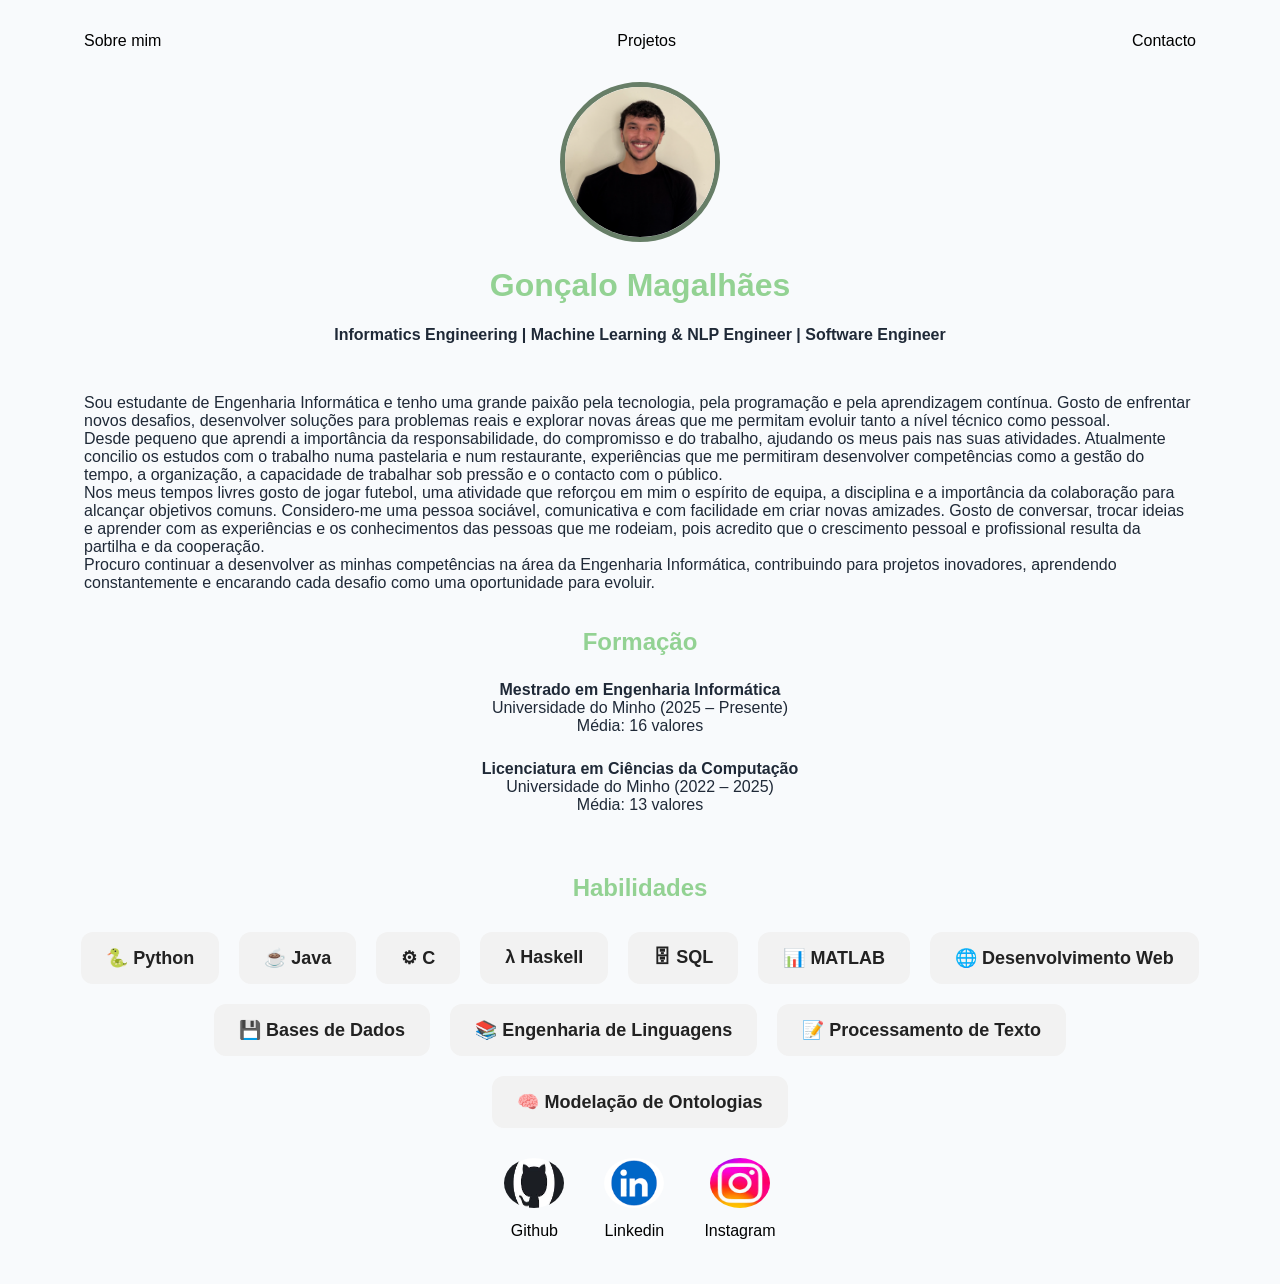
<file: index.html>
<!DOCTYPE html>
<html lang="en">
<head>
    <meta charset="UTF-8">
    <meta name="viewport" content="width=device-width, initial-scale=1.0">
    <title>Gonçalo Maglhães</title>
    <link rel="stylesheet" href="./css/index.css">
</head>
<body>
    <div class = "container">
        <nav> 
            <ul> 
                <li> 
                    <a
                        href= "index.html"> Sobre mim
                    </a>
                </li>
                <li> 
                    <a 
                        href = "project.html"> Projetos
                    </a>
                </li>
                <li> 
                    <a 
                        href = "contact.html"> Contacto
                    </a>
                </li>
            </ul>
        </nav>
        <header>
            <div class="center">
                <img src="./imagem/goncalo.png"></img>
                <h1> Gonçalo Magalhães</h1>
                <strong> Informatics Engineering | Machine Learning & NLP Engineer | Software Engineer </strong>
            </div>
        </header>
        <main>
            <section>
                <ul> 
                    <br>Sou estudante de Engenharia Informática e tenho uma grande paixão pela tecnologia, pela programação e pela aprendizagem contínua. Gosto de enfrentar novos desafios, desenvolver soluções para problemas reais e explorar novas áreas que me permitam evoluir tanto a nível técnico como pessoal.
                    <br>Desde pequeno que aprendi a importância da responsabilidade, do compromisso e do trabalho, ajudando os meus pais nas suas atividades. Atualmente concilio os estudos com o trabalho numa pastelaria e num restaurante, experiências que me permitiram desenvolver competências como a gestão do tempo, a organização, a capacidade de trabalhar sob pressão e o contacto com o público.
                    <br>Nos meus tempos livres gosto de jogar futebol, uma atividade que reforçou em mim o espírito de equipa, a disciplina e a importância da colaboração para alcançar objetivos comuns. Considero-me uma pessoa sociável, comunicativa e com facilidade em criar novas amizades. Gosto de conversar, trocar ideias e aprender com as experiências e os conhecimentos das pessoas que me rodeiam, pois acredito que o crescimento pessoal e profissional resulta da partilha e da cooperação.
                    <br>Procuro continuar a desenvolver as minhas competências na área da Engenharia Informática, contribuindo para projetos inovadores, aprendendo constantemente e encarando cada desafio como uma oportunidade para evoluir.
            </section>
            <section class="formacao">
                <h2>Formação</h2>

                <div class="curso">
                    <strong>Mestrado em Engenharia Informática</strong><br>
                    Universidade do Minho (2025 – Presente)<br>
                    Média: 16 valores
                </div>

                <div class="curso">
                    <strong>Licenciatura em Ciências da Computação</strong><br>
                    Universidade do Minho (2022 – 2025)<br>
                    Média: 13 valores
                </div>
            </section>
            <section class="habilidades">
                <h2>Habilidades</h2>

                <div class="skills">

                    <div class="skill">🐍 Python</div>
                    <div class="skill">☕ Java</div>
                    <div class="skill">⚙ C</div>
                    <div class="skill">λ Haskell</div>
                    <div class="skill">🗄 SQL</div>
                    <div class="skill">📊 MATLAB</div>
                    <div class="skill">🌐 Desenvolvimento Web</div>
                    <div class="skill">💾 Bases de Dados</div>
                    <div class="skill">📚 Engenharia de Linguagens</div>
                    <div class="skill">📝 Processamento de Texto</div>
                    <div class="skill">🧠 Modelação de Ontologias</div>

                </div>
            </section>
        </main>
        <footer>
            <a href ="https://github.com/Goncaloefm11" target="_blank" rel= "noopener noreferrer">
                <img src="./imagem/github.jpg" ></img>
                <p> Github</p>
            </a>
            <a href ="https://www.linkedin.com/in/gonçalo-magalhães-52947a297/" target="_blank" rel= "noopener noreferrer">
                <img src="./imagem/linkedin.png" ></img>
                <p> Linkedin</p>
            </a>
            <a href ="https://www.instagram.com/goncaloefm_11/" target="_blank" rel= "noopener noreferrer">
                <img src="./imagem/instagram.jpg" ></img>
                <p> Instagram</p>
            </a>
        </footer>
    </div>
</body >
</html>
</file>
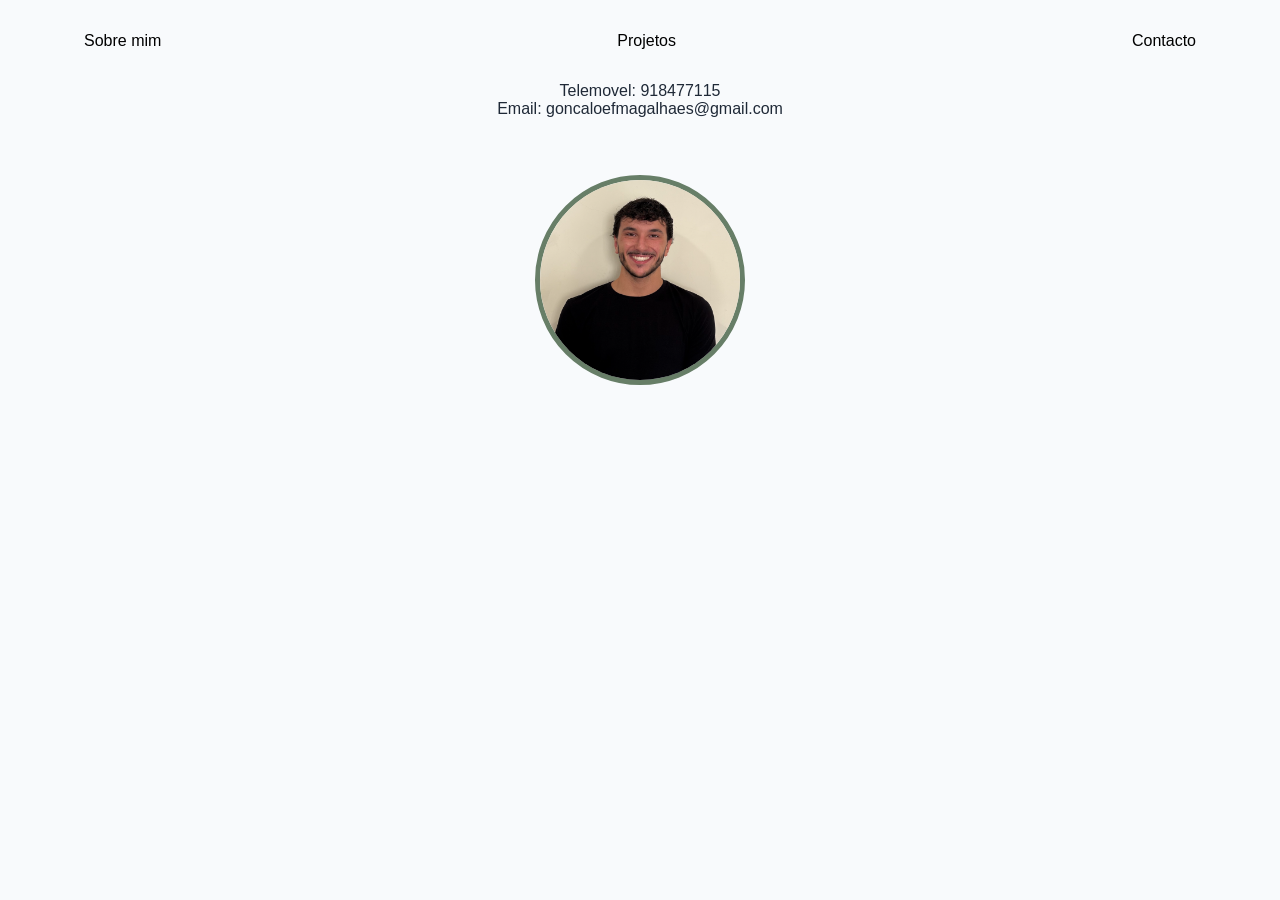
<file: contact.html>
<!DOCTYPE html>
<html lang="en">
<head>
    <meta charset="UTF-8">
    <meta name="viewport" content="width=device-width, initial-scale=1.0">
    <title>Contacto</title>
    <link rel="stylesheet" href="./css/contacto.css">
</head>
<body>
    <div class = "container">
        <nav> 
            <ul> 
                <li> 
                    <a
                        href= "index.html"> Sobre mim
                    </a>
                </li>
                <li> 
                    <a 
                        href = "project.html"> Projetos
                    </a>
                </li>
                <li> 
                    <a 
                        href = "contact.html"> Contacto
                    </a>
                </li>
            </ul>
        </nav>
    </div>
    <div class = "center">
        <header>
            <section>
                <p1>
                    Telemovel: 918477115
                </p1>
            </section>
            <section>
                <p1>
                    Email: goncaloefmagalhaes@gmail.com
                </p1>
            </section>
            <section>
                <p1>
                    <img src="./imagem/goncalo.png"></img>
                </p1>
            </section>
        </header>
    </div>
    
</body>
</html>
</file>
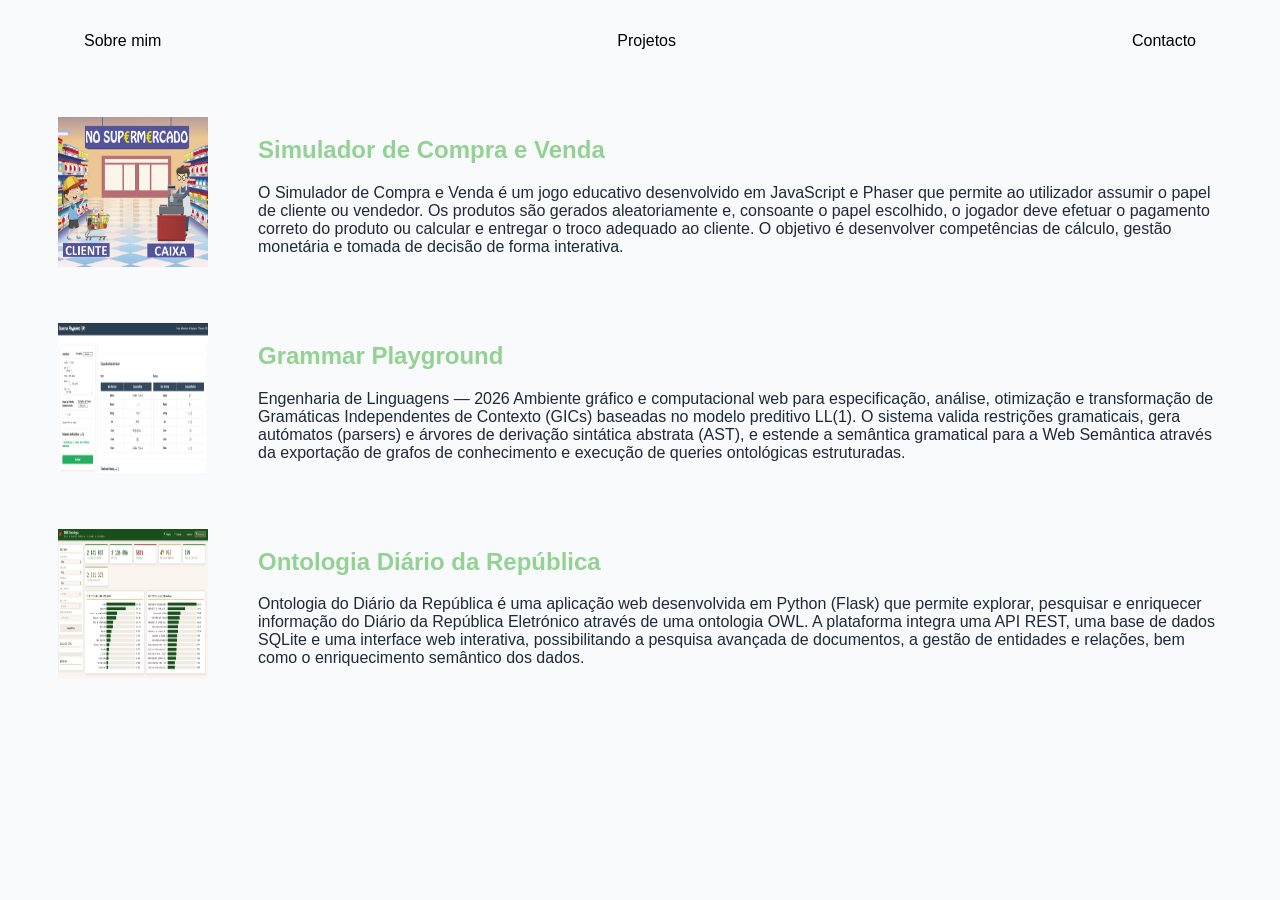
<file: project.html>
<!DOCTYPE html>
<html lang="en">
<head>
    <meta charset="UTF-8">
    <meta name="viewport" content="width=device-width, initial-scale=1.0">
    <title>Projetos</title>
    <link rel="stylesheet" href="./css/project.css">

</head>
<body>
    <div class = "container">
        <nav> 
            <ul> 
                <li> 
                    <a
                        href= "index.html"> Sobre mim
                    </a>
                </li>
                <li> 
                    <a 
                        href = "project.html"> Projetos
                    </a>
                </li>
                <li> 
                    <a 
                        href = "contact.html"> Contacto
                    </a>
                </li>
            </ul>
        </nav>
    </div>
    <header>
        <section class="projeto">
            <a href="https://compravenda.netlify.app" target="_blank" rel="noopener noreferrer">
                <img src="./imagem/compraVenda.png" alt="Simulador de Compra e Venda">
            </a>

            <div class="descricao">
                <h1>Simulador de Compra e Venda</h1>
                <p>
                    O Simulador de Compra e Venda é um jogo educativo desenvolvido em JavaScript e Phaser que permite ao utilizador assumir o papel de cliente ou vendedor. Os produtos são gerados aleatoriamente e, consoante o papel escolhido, o jogador deve efetuar o pagamento correto do produto ou calcular e entregar o troco adequado ao cliente. O objetivo é desenvolver competências de cálculo, gestão monetária e tomada de decisão de forma interativa.
                </p>
            </div>

        </section>
        <section class="projeto">
            <a href= "https://github.com/Goncaloefm11/Projeto-engLinguagem.git" target="_blank" rel ="noopener noreferrer">
                <img src="./imagem/linguagem.png" alt="Simulador de Compra e Venda">
            </a>
            <div class="descricao">
                <h1>Grammar Playground</h1>
                <p>
                    Engenharia de Linguagens — 2026
                    Ambiente gráfico e computacional web para especificação, análise, otimização e transformação de Gramáticas Independentes de Contexto (GICs) baseadas no modelo preditivo LL(1).
                    O sistema valida restrições gramaticais, gera autómatos (parsers) e árvores de derivação sintática abstrata (AST), e estende a semântica gramatical para a Web Semântica através da exportação de grafos de conhecimento e execução de queries ontológicas estruturadas.
                </p>
            </div>

        </section>
        <section class="projeto">
            <a href= "https://github.com/Goncaloefm11/Projeto-RPCW2026.git" target="_blank" rel ="noopener noreferrer">
                <img src="./imagem/republica.png" alt="Simulador de Compra e Venda">
            </a>
            <div class="descricao">
                <h1>Ontologia Diário da República</h1>
                <p>
                    Ontologia do Diário da República é uma aplicação web desenvolvida em Python (Flask) que permite explorar, pesquisar e enriquecer informação do Diário da República Eletrónico através de uma ontologia OWL. A plataforma integra uma API REST, uma base de dados SQLite e uma interface web interativa, possibilitando a pesquisa avançada de documentos, a gestão de entidades e relações, bem como o enriquecimento semântico dos dados.
                </p>
            </div>

        <!-- </section>
        <section class="projeto">
            <a href="https://bancoutilizador.netlify.app" target="_blank" rel="noopener noreferrer">
                <img src="./imagem/bancoutilizador.png" alt="Banco de Utilizadores">
            </a>
        <div class="descricao">
            <h1>Mini Banco de Utilizadores</h1>
            <p>
                Aplicação web desenvolvida com HTML, CSS e JavaScript para a gestão de utilizadores. 
                O sistema permite adicionar, visualizar, editar e apagar utilizadores através de uma 
                API REST desenvolvida em Python com Flask. A aplicação inclui ainda validação dos dados 
                introduzidos e comunicação entre o frontend e o backend através de pedidos HTTP.
            </p>
        </div>

        </section> -->

        
    </header>
    
</body>
</html>
</file>
<file: css/index.css>
body {
    background: #f8fafc;
    color: #1f2937;
    font-family: Arial, Helvetica, sans-serif;
}

ul {
    display: flex;
    justify-content: space-between;
    list-style-type: none;
    align-items: center;
    padding: 16px;
}

section {
    margin-bottom: 10px;
}

a {
    color: rgb(0, 0, 0);
    text-decoration: none;
}

header img {
    width: 150px;
    height: 150px;
    border-radius: 50%;
    border: 5px solid rgb(103, 126, 103);

}

.center {
    text-align: center;

}

h1{
    color:rgb(147, 210, 147)
}

footer img {
    width: 60px;
    height: 50px;
    border-radius: 50%;
}

footer {
    display: flex;
    justify-content: center;
    
}

footer a {
    margin : 20px;
    text-align: center;
}

footer p {
    margin-top: 10px;

}

.container {
    padding: 0px 60px;
}

nav a:hover {
    color:rgb(147, 210, 147)
}

.formacao h2 {
    color: rgb(147, 210, 147);
}

.formacao{
    text-align: center;
}

.curso{
    margin: 25px 0;
}

.habilidades{
    color: rgb(147, 210, 147);
    text-align:center;
    margin-top:60px;
}

.skills{
    display:flex;
    flex-wrap:wrap;
    justify-content:center;
    gap:20px;
    margin-top:30px;
}

.skill{
    background:#f2f2f2;
    color:#222;
    padding:15px 25px;
    border-radius:12px;
    font-size:18px;
    font-weight:600;
    transition:.3s;
}

.skill:hover{
    transform:translateY(-5px);
    box-shadow:0 8px 20px rgba(0,0,0,.15);
}

.center h2 {
    text-align: center;
    color: rgb(147, 210, 147);
}
</file>
<file: css/contacto.css>
body {
    background: #f8fafc;
    color: #1f2937;
    font-family: Arial, Helvetica, sans-serif;
}

p1:hover {
    color:rgb(147, 210, 147)
    
}

ul {
    display: flex;
    justify-content: space-between;
    list-style-type: none;
    align-items: center;
    padding: 16px;
}

a {
    color: rgb(0, 0, 0);
    text-decoration: none;
}

.center {
    text-align: center;
    padding: 0px 60px;

}
.container {
    text-align: center;
    padding: 0px 60px;

}

nav a:hover {
    color:rgb(147, 210, 147)
}

.center img {
    border: 50px;
    width: 200px;
    height: 200px;
    border-radius: 50%;
    margin-top: 5%;
    border: 5px solid rgb(103, 126, 103);

}
</file>
<file: css/project.css>
body{
    background: #f8fafc;
    color: #1f2937;
    font-family: Arial, Helvetica, sans-serif;
}

.container {
    text-align: center;
    padding: 0px 60px;

}

ul {
    display: flex;
    justify-content: space-between;
    list-style-type: none;
    align-items: center;
    padding: 16px;
}

a {
    color: rgb(0, 0, 0);
    text-decoration: none;
}

nav a:hover {
    color:rgb(147, 210, 147)
}

.projeto img {
    width: 150px;
    height: 150px;
    border-radius: 0%;
}

.descricao h1 {
    color:rgb(147, 210, 147)
}

.projeto{
    display: flex;
    align-items: center;
    gap: 50px;
    margin: 50px;
}
</file>
